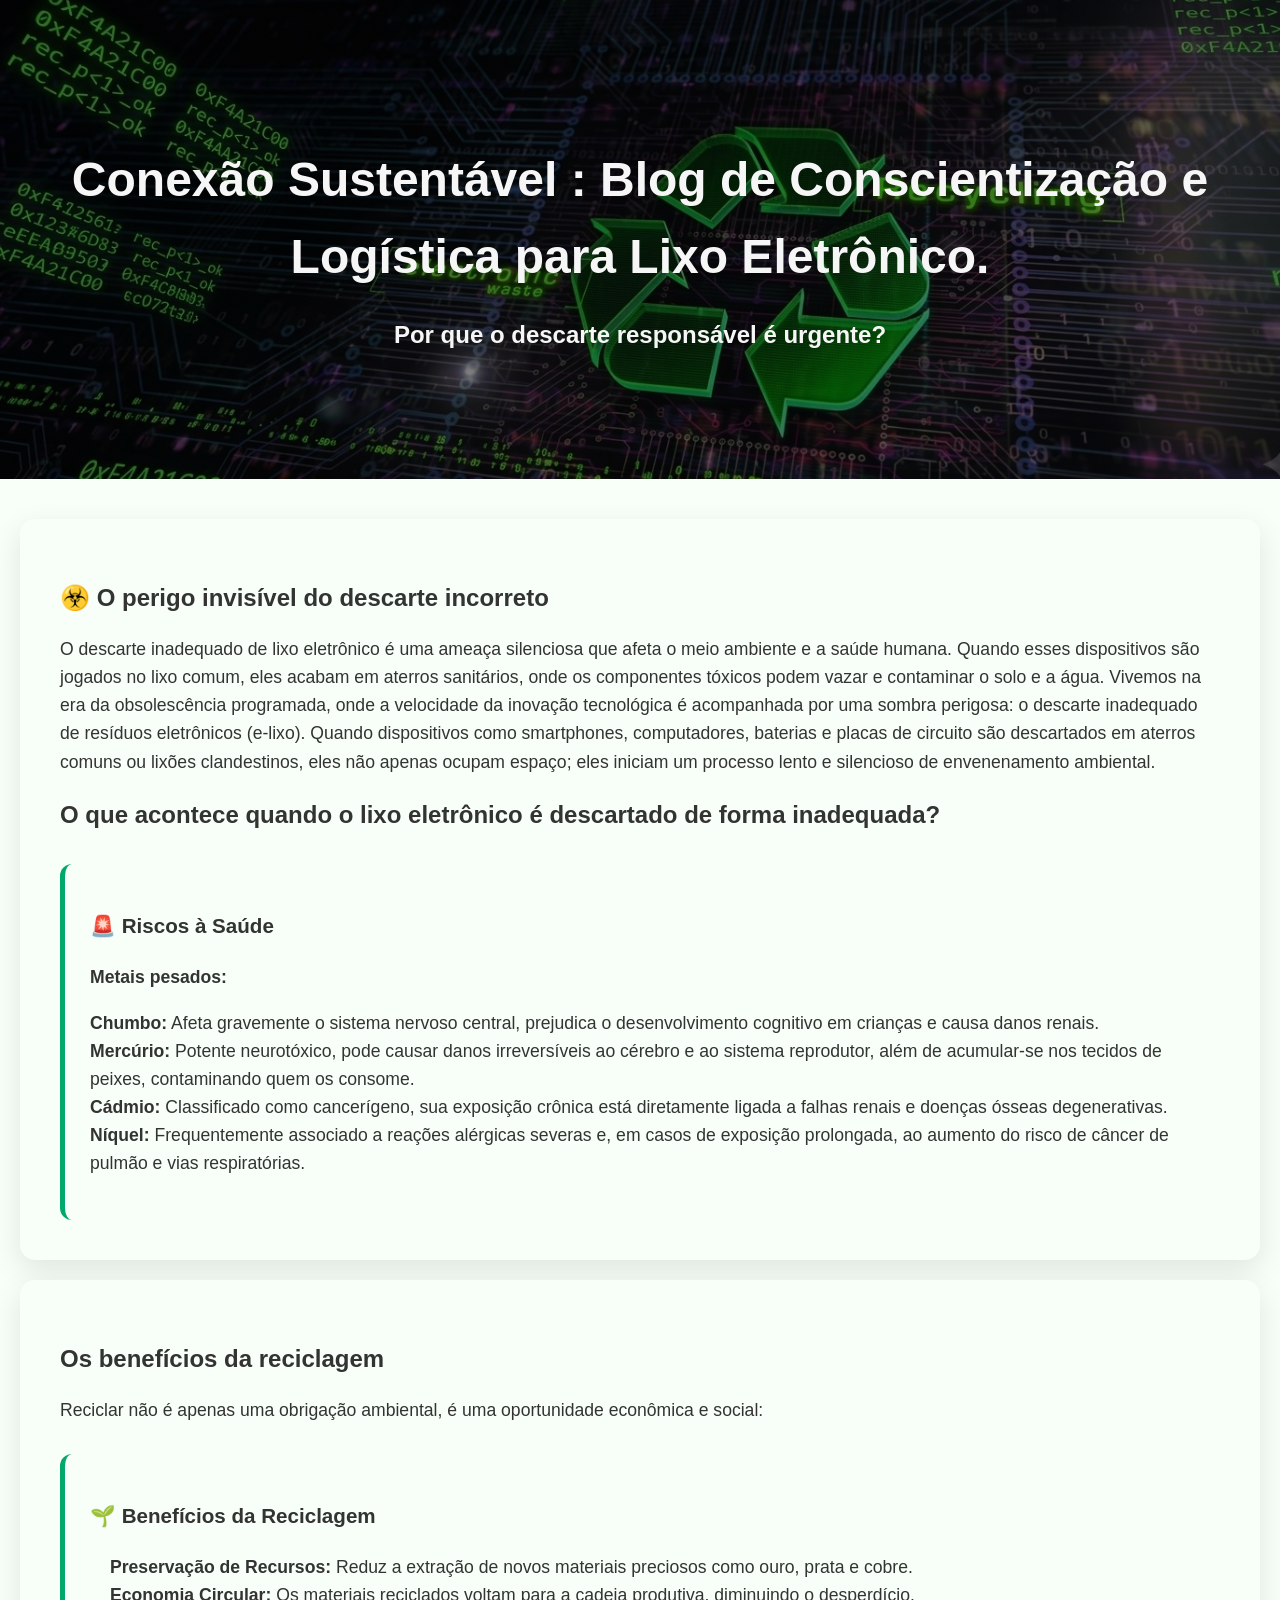
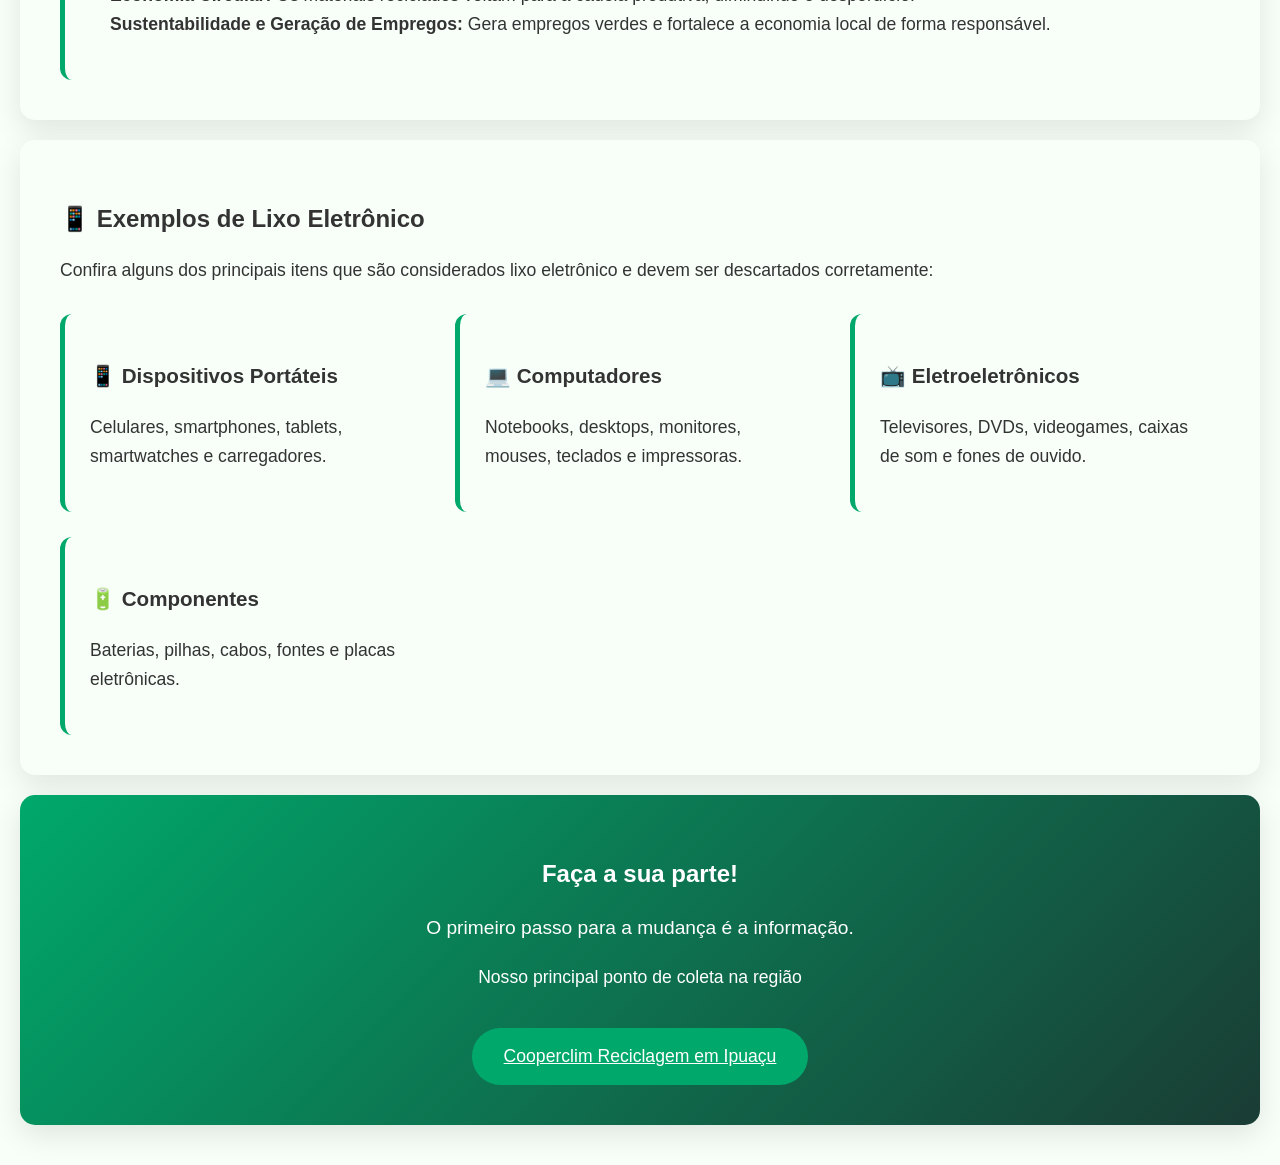
<file: index.html>
<!DOCTYPE html>
<html lang="pt-BR">
<head>
    <meta charset="UTF-8">
    <meta name="viewport" content="width=device-width, initial-scale=1.0">
    <link rel="stylesheet" href="style.css">
    <title>O Caminho do Eletrônico</title>
    <!-- Código do Google Analytics -->
    <script async src="https://www.googletagmanager.com/gtag/js?id=G-01R3ZZYDB7"></script>
    <script>
     window.dataLayer = window.dataLayer || [];
     function gtag(){dataLayer.push(arguments);}
     gtag('js', new Date());

     gtag('config', 'G-01R3ZZYDB7');
    </script>

</head>
<body>
    <header>
        <h1>Conexão Sustentável : Blog de Conscientização e Logística para Lixo Eletrônico. </h1>
        <h2>Por que o descarte responsável é urgente?</h2>
    </header>

    <div class="container">

        <!-- Perigo Invisível -->
        <div class="section">
            <h2> ☣️ O perigo invisível do descarte incorreto</h2>
            <p>O descarte inadequado de lixo eletrônico é uma ameaça silenciosa que afeta o meio ambiente e a saúde humana. Quando esses dispositivos são jogados no lixo comum, eles acabam em aterros sanitários, onde os componentes tóxicos podem vazar e contaminar o solo e a água. Vivemos na era da obsolescência programada, onde a velocidade da inovação tecnológica é acompanhada por uma sombra perigosa: o descarte inadequado de resíduos eletrônicos (e-lixo). Quando dispositivos como smartphones, computadores, baterias e placas de circuito são descartados em aterros comuns ou lixões clandestinos, eles não apenas ocupam espaço; eles iniciam um processo lento e silencioso de envenenamento ambiental.</p>
            <h2>O que acontece quando o lixo eletrônico é descartado de forma inadequada?</h2>
            <p></p>
            <div class="card-grid">
                <div class="card" style="grid-column: 1 / -1;">
                    <h3>🚨 Riscos à Saúde</h3>
                    <p><strong>Metais pesados:</strong></p>
                    <ul>
                        <li><strong>Chumbo:</strong> Afeta gravemente o sistema nervoso central, prejudica o desenvolvimento cognitivo em crianças e causa danos renais.</li>
                        <li><strong>Mercúrio:</strong> Potente neurotóxico, pode causar danos irreversíveis ao cérebro e ao sistema reprodutor, além de acumular-se nos tecidos de peixes, contaminando quem os consome.</li>
                        <li><strong>Cádmio:</strong> Classificado como cancerígeno, sua exposição crônica está diretamente ligada a falhas renais e doenças ósseas degenerativas.</li>
                        <li><strong>Níquel:</strong> Frequentemente associado a reações alérgicas severas e, em casos de exposição prolongada, ao aumento do risco de câncer de pulmão e vias respiratórias.</li>
                    </ul>
                    </p>
                </div>
            </div>
        </div>

        <!-- Benefícios da Reciclagem - -->
        <div class="section">
            <h2>Os benefícios da reciclagem</h2>
            <p>Reciclar não é apenas uma obrigação ambiental, é uma oportunidade econômica e social:</p>
            
            <div class="card-grid">
                <div class="card" style="grid-column: 1 / -1;">
                    <h3>🌱 Benefícios da Reciclagem</h3>
                    <ul style="margin-top: 15px; padding-left: 20px;">
                        <li><strong>Preservação de Recursos:</strong> Reduz a extração de novos materiais preciosos como ouro, prata e cobre.</li>
                        <li><strong>Economia Circular:</strong> Os materiais reciclados voltam para a cadeia produtiva, diminuindo o desperdício.</li>
                        <li><strong>Sustentabilidade e Geração de Empregos:</strong> Gera empregos verdes e fortalece a economia local de forma responsável.</li>
                    </ul>
                </div>
            </div>
        </div>

        <!-- Exemplos de Lixo Eletrônico -->
        <div class="section">
            <h2>📱 Exemplos de Lixo Eletrônico</h2>
            <p>Confira alguns dos principais itens que são considerados lixo eletrônico e devem ser descartados corretamente:</p>
            
            <div class="card-grid">
                <div class="card">
                    <h3>📱 Dispositivos Portáteis</h3>
                    <p>Celulares, smartphones, tablets, smartwatches e carregadores.</p>
                </div>
                <div class="card">
                    <h3>💻 Computadores</h3>
                    <p>Notebooks, desktops, monitores, mouses, teclados e impressoras.</p>
                </div>
                <div class="card">
                    <h3>📺 Eletroeletrônicos</h3>
                    <p>Televisores, DVDs, videogames, caixas de som e fones de ouvido.</p>
                </div>
                <div class="card">
                    <h3>🔋 Componentes</h3>
                    <p>Baterias, pilhas, cabos, fontes e placas eletrônicas.</p>
                </div>
            </div>
        </div>

        <div class="section" style="text-align: center; background: linear-gradient(135deg, #00a86b, #1a3c34); color: white;">
            <h2>Faça a sua parte!</h2>
            <p style="font-size: 1.2rem;">O primeiro passo para a mudança é a informação.</p>
            <P>Nosso principal ponto de coleta na região</P>
            <a href="https://www.google.com/maps/place/Cooperclim+Reciclagem/@-26.6267582,-52.4493419,1008m/data=!3m2!1e3!4b1!4m6!3m5!1s0x94e527ba36044575:0xe616c093954995c2!8m2!3d-26.6267582!4d-52.4493419!16s%2Fg%2F11zfn717ww?entry=ttu&g_ep=EgoyMDI2MDYwMy4xIKXMDSoASAFQAw%3D%3D" class="btn" target="_blank" rel="noopener noreferrer">Cooperclim Reciclagem em Ipuaçu</a>
        </div>

    </div>
    
</body>
</html>
</file>
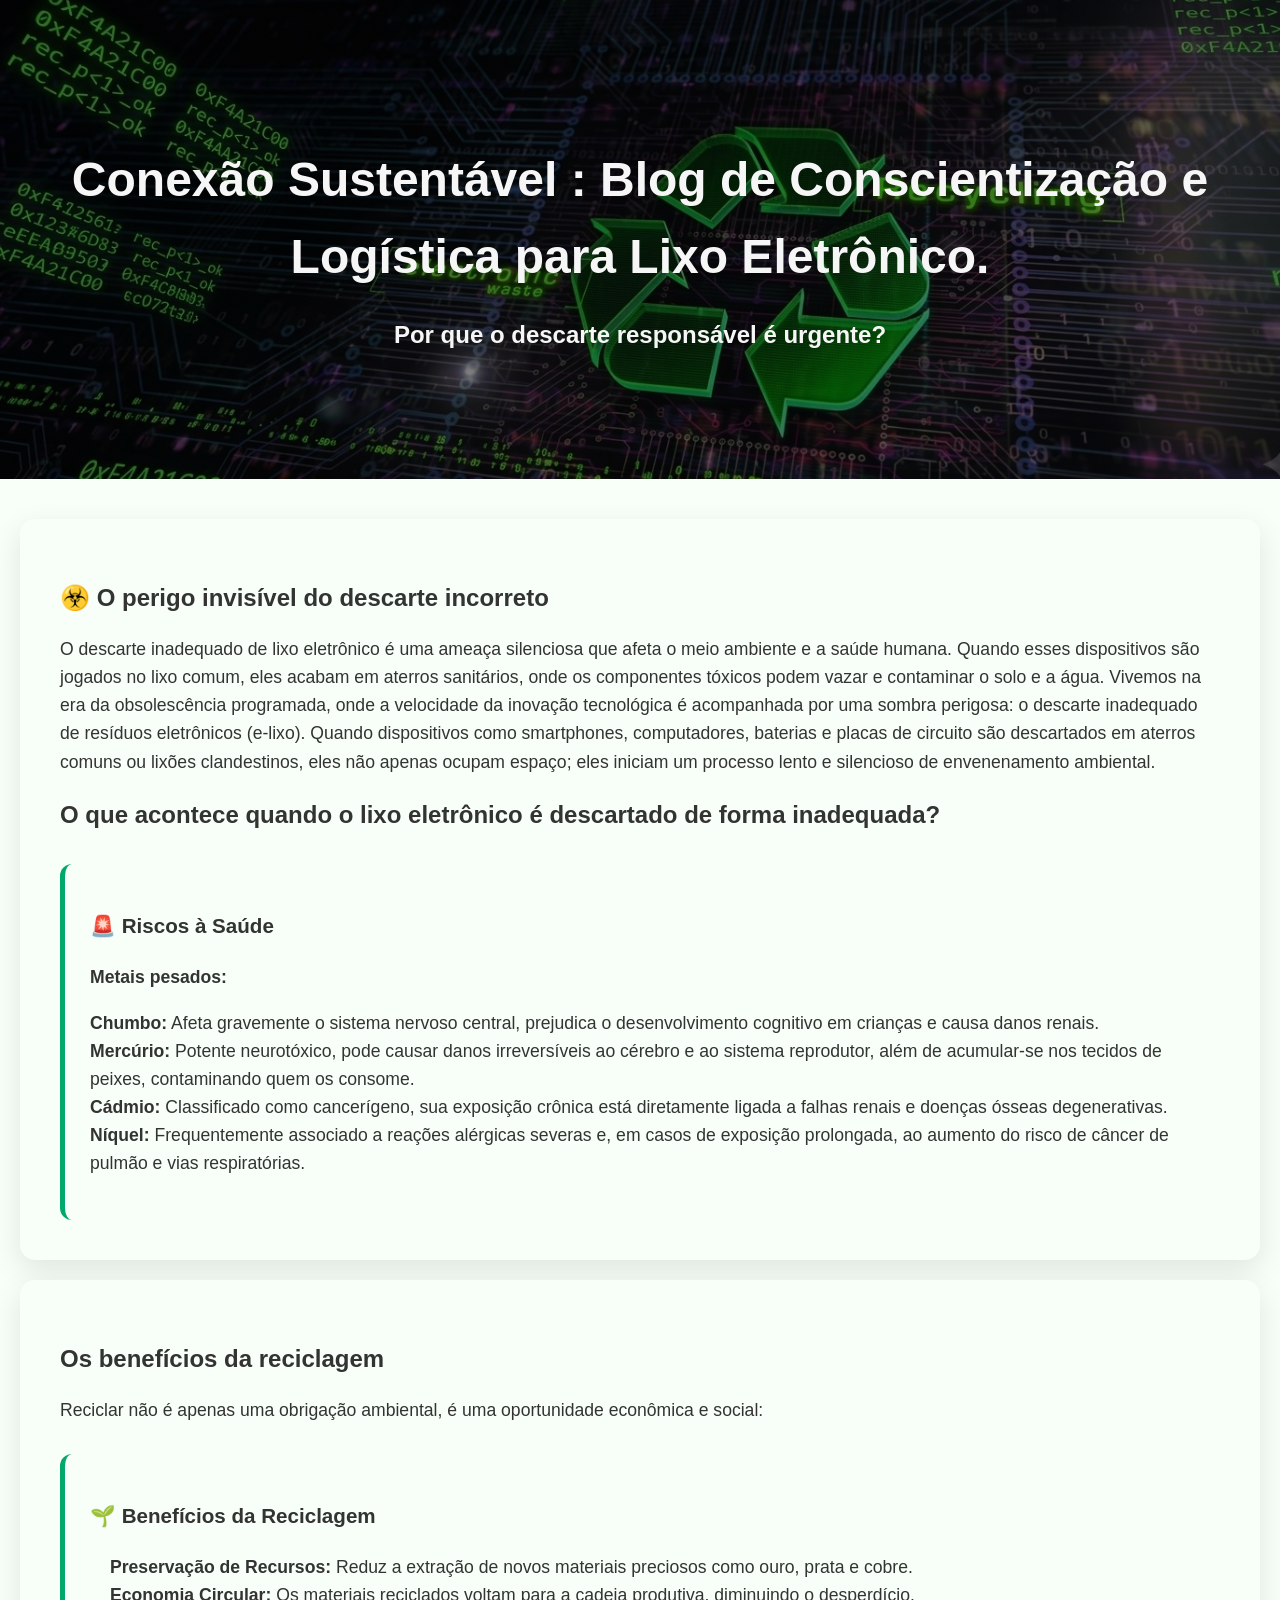
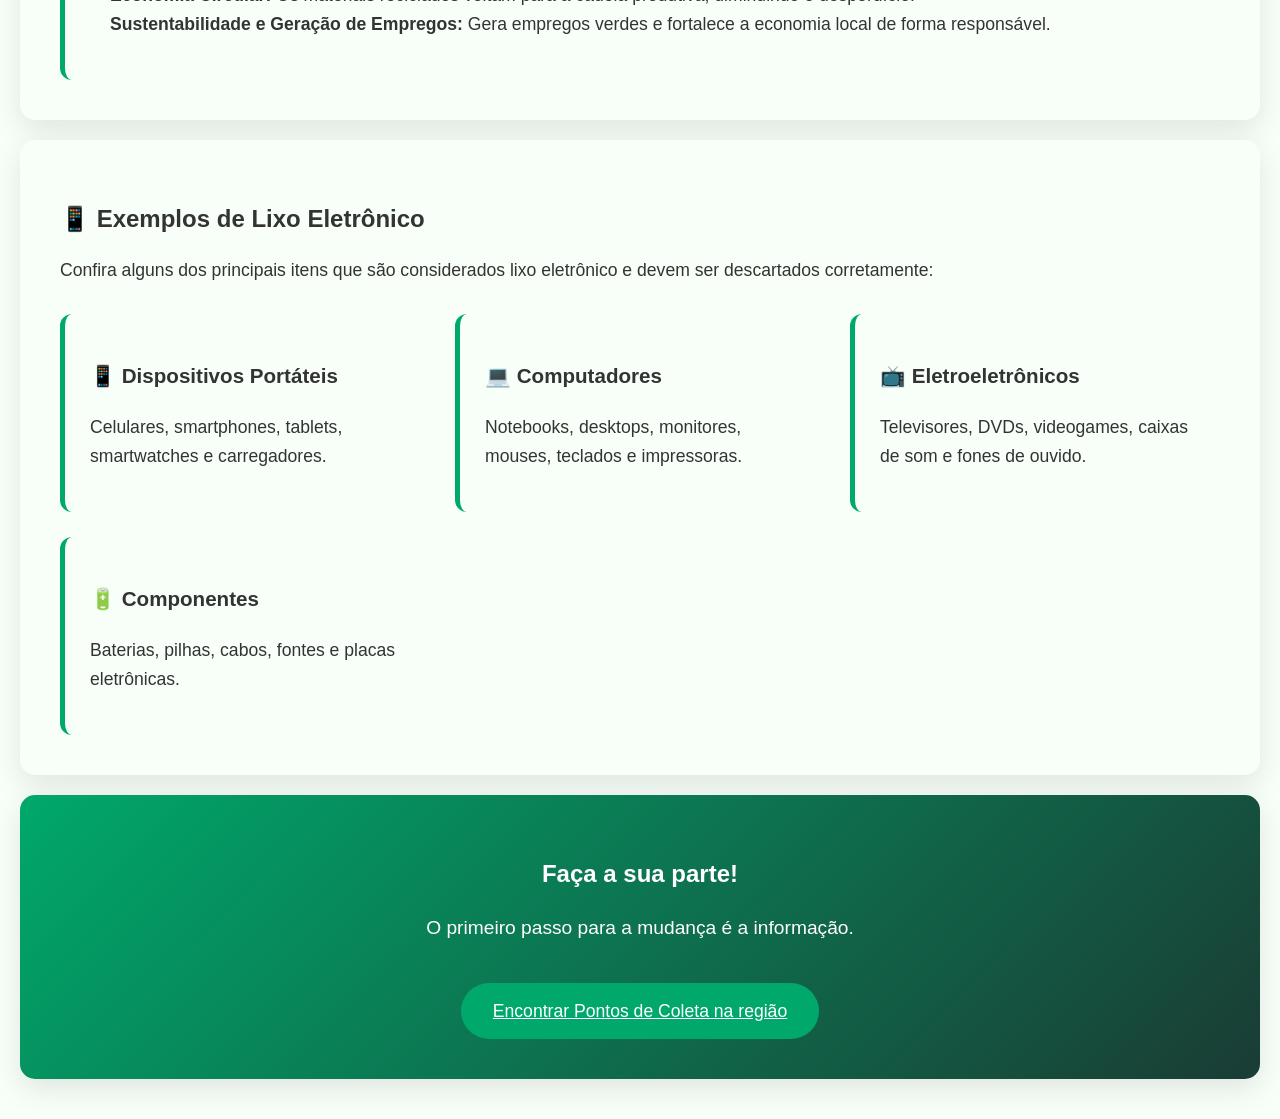
<file: main.html>
<!DOCTYPE html>
<html lang="pt-BR">
<head>
    <meta charset="UTF-8">
    <meta name="viewport" content="width=device-width, initial-scale=1.0">
    <link rel="stylesheet" href="style.css">
    <title>O Caminho do Eletrônico</title>
</head>
<body>
    <header>
        <h1>Conexão Sustentável : Blog de Conscientização e Logística para Lixo Eletrônico. </h1>
        <h2>Por que o descarte responsável é urgente?</h2>
    </header>

    <div class="container">

        <!-- Perigo Invisível -->
        <div class="section">
            <h2> ☣️ O perigo invisível do descarte incorreto</h2>
            <p>O descarte inadequado de lixo eletrônico é uma ameaça silenciosa que afeta o meio ambiente e a saúde humana. Quando esses dispositivos são jogados no lixo comum, eles acabam em aterros sanitários, onde os componentes tóxicos podem vazar e contaminar o solo e a água. Vivemos na era da obsolescência programada, onde a velocidade da inovação tecnológica é acompanhada por uma sombra perigosa: o descarte inadequado de resíduos eletrônicos (e-lixo). Quando dispositivos como smartphones, computadores, baterias e placas de circuito são descartados em aterros comuns ou lixões clandestinos, eles não apenas ocupam espaço; eles iniciam um processo lento e silencioso de envenenamento ambiental.</p>
            <h2>O que acontece quando o lixo eletrônico é descartado de forma inadequada?</h2>
            <p></p>
            <div class="card-grid">
                <div class="card" style="grid-column: 1 / -1;">
                    <h3>🚨 Riscos à Saúde</h3>
                    <p><strong>Metais pesados:</strong></p>
                    <ul>
                        <li><strong>Chumbo:</strong> Afeta gravemente o sistema nervoso central, prejudica o desenvolvimento cognitivo em crianças e causa danos renais.</li>
                        <li><strong>Mercúrio:</strong> Potente neurotóxico, pode causar danos irreversíveis ao cérebro e ao sistema reprodutor, além de acumular-se nos tecidos de peixes, contaminando quem os consome.</li>
                        <li><strong>Cádmio:</strong> Classificado como cancerígeno, sua exposição crônica está diretamente ligada a falhas renais e doenças ósseas degenerativas.</li>
                        <li><strong>Níquel:</strong> Frequentemente associado a reações alérgicas severas e, em casos de exposição prolongada, ao aumento do risco de câncer de pulmão e vias respiratórias.</li>
                    </ul>
                    </p>
                </div>
            </div>
        </div>

        <!-- Benefícios da Reciclagem - -->
        <div class="section">
            <h2>Os benefícios da reciclagem</h2>
            <p>Reciclar não é apenas uma obrigação ambiental, é uma oportunidade econômica e social:</p>
            
            <div class="card-grid">
                <div class="card" style="grid-column: 1 / -1;">
                    <h3>🌱 Benefícios da Reciclagem</h3>
                    <ul style="margin-top: 15px; padding-left: 20px;">
                        <li><strong>Preservação de Recursos:</strong> Reduz a extração de novos materiais preciosos como ouro, prata e cobre.</li>
                        <li><strong>Economia Circular:</strong> Os materiais reciclados voltam para a cadeia produtiva, diminuindo o desperdício.</li>
                        <li><strong>Sustentabilidade e Geração de Empregos:</strong> Gera empregos verdes e fortalece a economia local de forma responsável.</li>
                    </ul>
                </div>
            </div>
        </div>

        <!-- Exemplos de Lixo Eletrônico -->
        <div class="section">
            <h2>📱 Exemplos de Lixo Eletrônico</h2>
            <p>Confira alguns dos principais itens que são considerados lixo eletrônico e devem ser descartados corretamente:</p>
            
            <div class="card-grid">
                <div class="card">
                    <h3>📱 Dispositivos Portáteis</h3>
                    <p>Celulares, smartphones, tablets, smartwatches e carregadores.</p>
                </div>
                <div class="card">
                    <h3>💻 Computadores</h3>
                    <p>Notebooks, desktops, monitores, mouses, teclados e impressoras.</p>
                </div>
                <div class="card">
                    <h3>📺 Eletroeletrônicos</h3>
                    <p>Televisores, DVDs, videogames, caixas de som e fones de ouvido.</p>
                </div>
                <div class="card">
                    <h3>🔋 Componentes</h3>
                    <p>Baterias, pilhas, cabos, fontes e placas eletrônicas.</p>
                </div>
            </div>
        </div>

        <div class="section" style="text-align: center; background: linear-gradient(135deg, #00a86b, #1a3c34); color: white;">
            <h2>Faça a sua parte!</h2>
            <p style="font-size: 1.2rem;">O primeiro passo para a mudança é a informação.</p>
            <a href="https://databrasil.net/empresas/31691529000122-COLEM-CENTRAL-OESTE-DE-COMERCIO-DE-LIXO-ELETRONICO-E-METAIS-LTDA" class="btn" target="_blank" rel="noopener noreferrer">Encontrar Pontos de Coleta na região</a>
        </div>

    </div>
    
</body>
</html>
</file>
<file: style.css>
:root {
    --primary: #00a86b;
    --dark: #1a3c34;
    --light: #f8fff9;
}
body {
    font-family: 'Segoe UI', sans-serif;
    margin: 0;
    background: var(--light);
    color: #333;
    line-height: 1.6;
}
header {
    background-image: linear-gradient(rgba(0,0,0,0.5), rgba(0,0,0,0.5)), url('recicle.jpg');
    background-size: cover;       /* Preenche toda a área sem distorcer */
    background-position: center center;  /* Centra imagem */
    background-repeat: no-repeat; /* Não repete a imagem */
    color: rgb(247, 246, 246);
    text-align: center;
    padding: 110px 40px;
}
h1 {    
    font-size: 3rem;
    margin-bottom: 15px;
    padding: 0 20px;
}
h2 {
    font-size: 1.5rem;
    margin-bottom: 15px;
}
.container {
    max-width: 1400px;
    margin: 0 auto;
    padding: 20px;
}
.section {
    margin: 20px 0;
    padding: 40px;
    background: var(--light);
    border-radius: 15px;
    box-shadow: 0 10px 30px rgba(0,0,0,0.1);
    font-size: 1.1rem;
}
.card-grid {
    display: grid;
    grid-template-columns: repeat(auto-fit, minmax(300px, 1fr));
    gap: 25px;
    margin-top: 30px;
}
.card {
    background: #f8fff9;
    padding: 25px;
    border-radius: 12px;
    border-left: 5px solid var(--primary);
    transition: transform 0.3s ease, box-shadow 0.3s ease;
}

.card:hover {
    transform: translateY(-5px);
    box-shadow: 0 10px 20px rgba(0,0,0,0.1);
}
.icon {
    font-size: 2.5rem;
    color: var(--primary);
    margin-bottom: 15px;
}
.btn {
    background: var(--primary);
    color: white;
    padding: 14px 32px;
    border: none;
    border-radius: 50px;
    font-size: 1.1rem;
    cursor: pointer;
    display: inline-block;
    margin-top: 20px;
    transition: 0.3s;
}
.btn:hover {
    background: #008c59;
    transform: scale(1.05);
}
ul {
    list-style: none;
    padding: 0;
}
.ul li {
    padding: 10px 0;
    position: relative;
    padding-left: 30px;
}
.ul li:before {
    content: "✓";
    color: var(--primary);
    font-weight: bold;
    position: absolute;
    left: 0;
}
@media (max-width: 600px) {
    header {
        padding: 60px 20px; /* Reduz o tamanho do header */
        background-position: center;
        background-size: cover; 
    }
    h1 {
        font-size: 1.8rem; /* Diminui o texto para caber melhor */
    }
}
</file>
